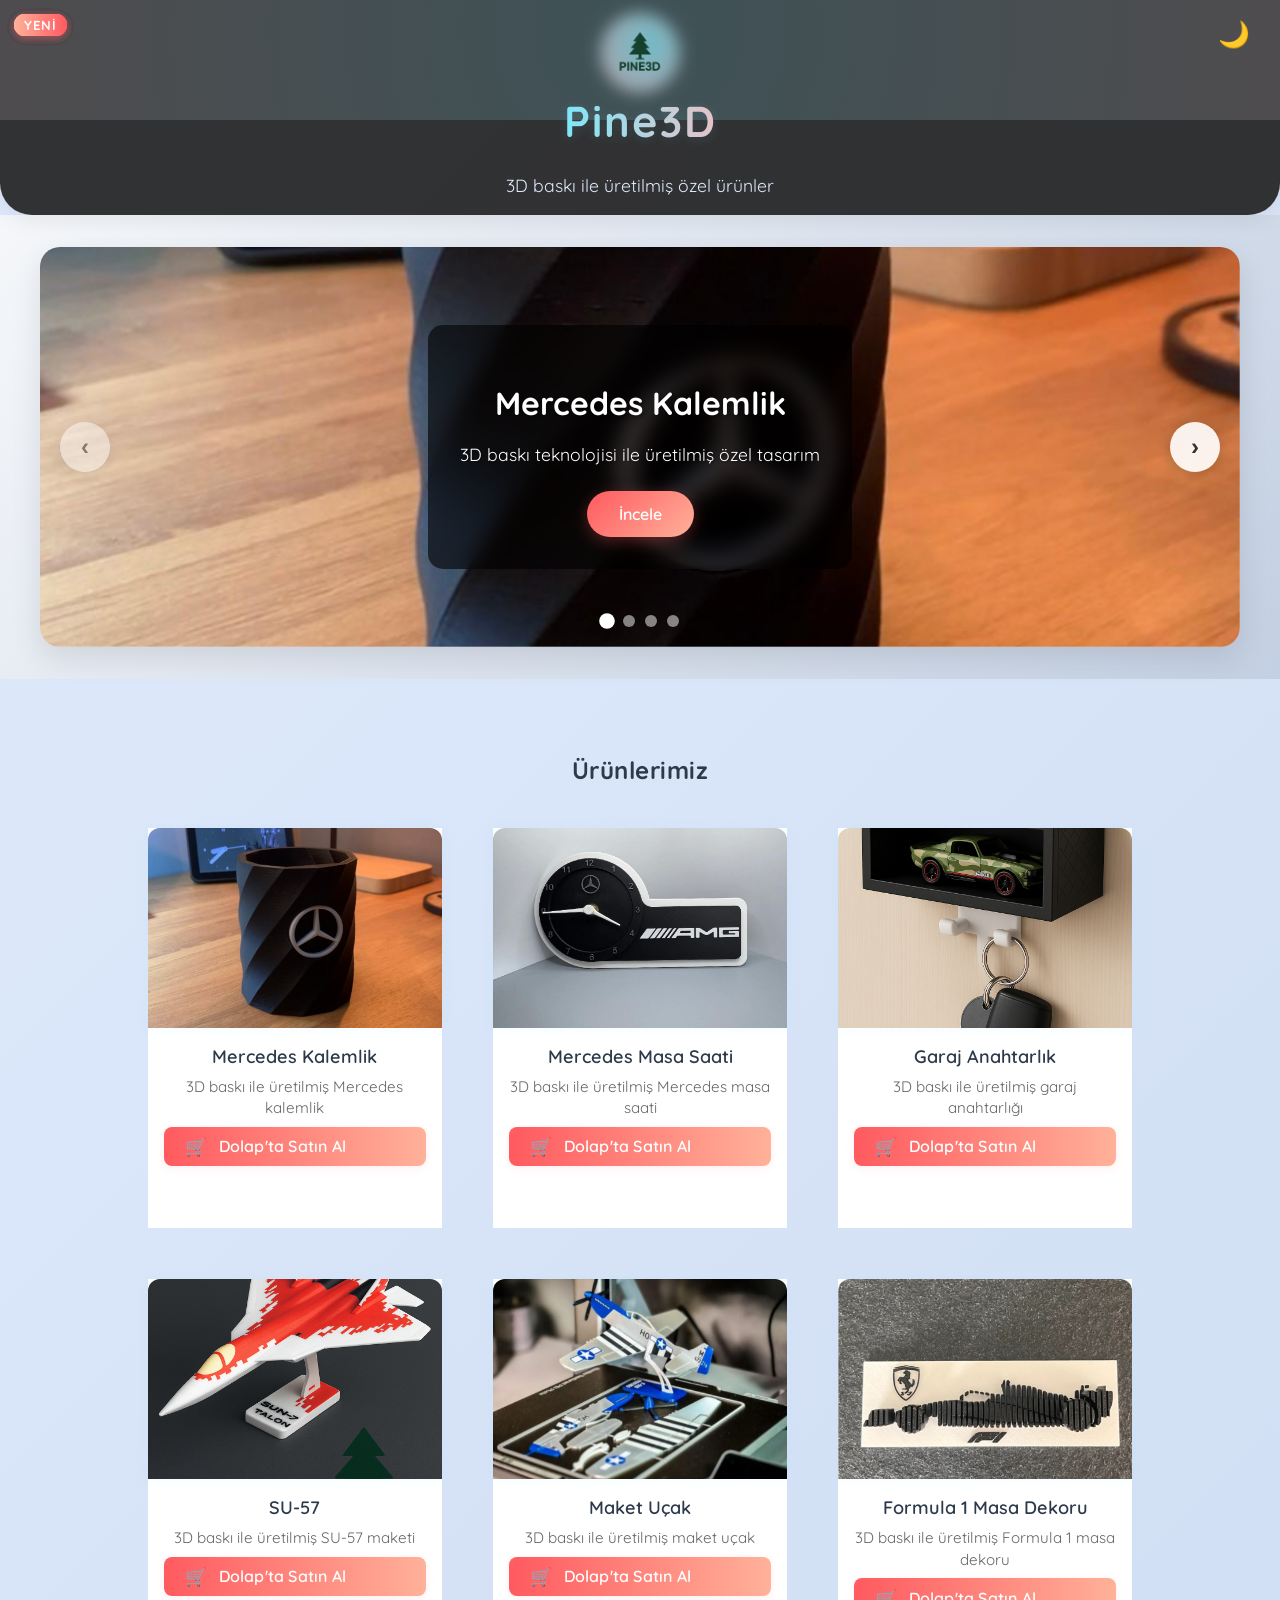
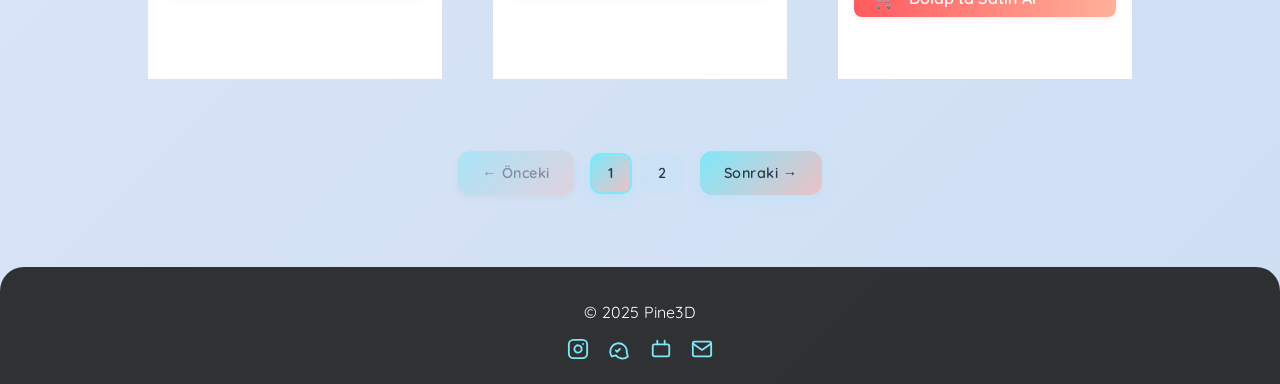
<file: index.html>
<!DOCTYPE html>
<html lang="tr">
<head>
    <meta charset="UTF-8">
    <meta name="viewport" content="width=device-width, initial-scale=1.0">
    <title>Pine3D - 3D Baskı Ürünler</title>
    <link rel="icon" type="image/png" href="img/logo.png">
    <link rel="stylesheet" href="style.css">
</head>
<body>
    <header>
        <div class="logo-container">
            <div class="logo-bg"></div>
            <img src="img/logo.png" alt="Pine3D Logo" class="logo">
        </div>
        <h1>Pine3D</h1>
        <p>3D baskı ile üretilmiş özel ürünler</p>
        <button id="theme-toggle" aria-label="Tema Değiştir">🌙</button>
    </header>
    
    <!-- Slider Bölümü -->
    <section class="slider-section">
        <div class="slider-container">
            <div class="slider" id="slider">
                <div class="slide active">
                    <img src="img/urun1.jpg" alt="Pine3D Öne Çıkan Ürün 1">
                    <div class="slide-content">
                        <h2>Mercedes Kalemlik</h2>
                        <p>3D baskı teknolojisi ile üretilmiş özel tasarım</p>
                        <a href="https://link.dolap.com/s0nlyr" class="slide-btn" target="_blank">İncele</a>
                    </div>
                </div>
                <div class="slide">
                    <img src="img/urun2.jpg" alt="Pine3D Öne Çıkan Ürün 2">
                    <div class="slide-content">
                        <h2>Mercedes Masa Saati</h2>
                        <p>Zarif tasarım ve kaliteli malzeme</p>
                        <a href="https://link.dolap.com/s0nlyr" class="slide-btn" target="_blank">İncele</a>
                    </div>
                </div>
                <div class="slide">
                    <img src="img/urun3ch.png" alt="Pine3D Öne Çıkan Ürün 3">
                    <div class="slide-content">
                        <h2>SU-57 Maketi</h2>
                        <p>Detaylı 3D baskı maket koleksiyonu</p>
                        <a href="https://link.dolap.com/s0nlyr" class="slide-btn" target="_blank">İncele</a>
                    </div>
                </div>
                <div class="slide">
                    <img src="img/urun5.jpg" alt="Pine3D Öne Çıkan Ürün 4">
                    <div class="slide-content">
                        <h2>Maket Uçak</h2>
                        <p>Havacılık tutkunları için özel tasarım</p>
                        <a href="https://link.dolap.com/c8qimn" class="slide-btn" target="_blank">İncele</a>
                    </div>
                </div>
            </div>
            
            <!-- Slider Kontrolleri -->
            <button class="slider-btn prev" id="prev-btn" aria-label="Önceki">‹</button>
            <button class="slider-btn next" id="next-btn" aria-label="Sonraki">›</button>
            
            <!-- Slider Noktaları -->
            <div class="slider-dots" id="slider-dots">
                <span class="dot active" data-slide="0"></span>
                <span class="dot" data-slide="1"></span>
                <span class="dot" data-slide="2"></span>
                <span class="dot" data-slide="3"></span>
            </div>
        </div>
    </section>
    
    <main>
        <section id="urunler">
            <h2>Ürünlerimiz</h2>
            <div class="urunler-listesi" id="urunler-container">
                <!-- Ürün kartları buraya gelecek -->
                <div class="urun-karti" data-page="1">
                    <span class="rozet">YENİ</span>
                    <img src="img/urun1.jpg" alt="Pine3D Ürün 1">
                    <h3>Mercedes Kalemlik</h3>
                    <p>3D baskı ile üretilmiş Mercedes kalemlik</p>
                    <a href="https://link.dolap.com/gqnn4" class="dolap-link" target="_blank">Dolap'ta Satın Al</a>
                </div>
                <!-- Yeni ürün eklemek için yukarıdaki div'i kopyalayıp çoğaltabilirsiniz. -->

                <div class="urun-karti" data-page="1">
                    <span class="rozet">YENİ</span>
                    <img src="img/urun2.jpg" alt="Pine3D Ürün 2">
                    <h3>Mercedes Masa Saati</h3>
                    <p>3D baskı ile üretilmiş Mercedes masa saati</p>
                    <a href="https://link.dolap.com/s0nlyr" class="dolap-link" target="_blank">Dolap'ta Satın Al</a>
                </div>

                <!-- Örnek ürünler - sayfa 1 -->
                <div class="urun-karti" data-page="1">
                    <span class="rozet">YENİ</span>
                    <img src="img/urun4.jpg" alt="Pine3D Ürün 3">
                    <h3>Garaj Anahtarlık</h3>
                    <p>3D baskı ile üretilmiş garaj anahtarlığı</p>
                    <a href="https://link.dolap.com/ud50z" class="dolap-link" target="_blank">Dolap'ta Satın Al</a>
                </div>

                <div class="urun-karti" data-page="1">
                    <span class="rozet">YENİ</span>
                    <img src="img/urun3ch.png" alt="Pine3D Ürün 4">
                    <h3>SU-57</h3>
                    <p>3D baskı ile üretilmiş SU-57 maketi</p>
                    <a href="https://link.dolap.com/zoym1" class="dolap-link" target="_blank">Dolap'ta Satın Al</a>
                </div>

                <div class="urun-karti" data-page="1">
                    <span class="rozet">YENİ</span>
                    <img src="img/urun5.jpg" alt="Pine3D Ürün 5">
                    <h3>Maket Uçak</h3>
                    <p>3D baskı ile üretilmiş maket uçak</p>
                    <a href="https://link.dolap.com/c8qimn" class="dolap-link" target="_blank">Dolap'ta Satın Al</a>
                </div>

                <div class="urun-karti" data-page="1">
                    <span class="rozet">YENİ</span>
                    <img src="img/urun6.jpg" alt="Pine3D Ürün 6">
                    <h3>Formula 1 Masa Dekoru</h3>
                    <p>3D baskı ile üretilmiş Formula 1 masa dekoru</p>
                    <a href="https://link.dolap.com/qbydqo" class="dolap-link" target="_blank">Dolap'ta Satın Al</a>
                </div>

                <!-- Sayfa 2 ürünleri -->
                <div class="urun-karti" data-page="2">
                    <span class="rozet">YENİ</span>
                    <img src="img/urun1.jpg" alt="Pine3D Ürün 7">
                    <h3>Volkswagen Kalemlik</h3>
                    <p>3D baskı ile üretilmiş Volkswagen kalemlik</p>
                    <a href="https://link.dolap.com/s0nlyr" class="dolap-link" target="_blank">Dolap'ta Satın Al</a>
                </div>
            </div>

            <!-- Sayfalama kontrolleri -->
            <div class="sayfalama" id="sayfalama">
                <button class="sayfa-btn" id="onceki-sayfa" disabled>← Önceki</button>
                <div class="sayfa-numaralari" id="sayfa-numaralari">
                    <!-- Sayfa numaraları JavaScript ile oluşturulacak -->
                </div>
                <button class="sayfa-btn" id="sonraki-sayfa">Sonraki →</button>
            </div>
        </section>
    </main>
    <footer>
        <p>&copy; 2025 Pine3D</p>
        <div class="sosyal">
            <a href="https://instagram.com/" target="_blank" aria-label="Instagram"><svg width="22" height="22" viewBox="0 0 24 24" fill="none" stroke="currentColor" stroke-width="2" stroke-linecap="round" stroke-linejoin="round"><rect x="2" y="2" width="20" height="20" rx="5"/><path d="M16 11.37A4 4 0 1 1 12.63 8 4 4 0 0 1 16 11.37z"/><line x1="17.5" y1="6.5" x2="17.5" y2="6.5"/></svg></a>
            <a href="https://wa.me/905555555555" target="_blank" aria-label="WhatsApp"><svg width="22" height="22" viewBox="0 0 24 24" fill="none" stroke="currentColor" stroke-width="2" stroke-linecap="round" stroke-linejoin="round"><path d="M21.67 20.13l-1.2-4.28A9 9 0 1 0 4.28 20.13l4.28-1.2a9 9 0 0 0 13.11 1.2z"/><path d="M8.5 13.5l1.5 1.5 3-3"/></svg></a>
            <a href="https://link.dolap.com/fauyl3" target="_blank" aria-label="Dolap"><svg width="22" height="22" viewBox="0 0 24 24" fill="none" stroke="currentColor" stroke-width="2" stroke-linecap="round" stroke-linejoin="round"><rect x="3" y="7" width="18" height="13" rx="2"/><path d="M16 3v4M8 3v4"/></svg></a>
            <a href="mailto:info@pine3d.com" aria-label="E-posta"><svg width="22" height="22" viewBox="0 0 24 24" fill="none" stroke="currentColor" stroke-width="2" stroke-linecap="round" stroke-linejoin="round"><rect x="2" y="4" width="20" height="16" rx="2"/><polyline points="22,6 12,13 2,6"/></svg></a>
        </div>
    </footer>
    <script>
      const btn = document.getElementById('theme-toggle');
      const prefersDark = window.matchMedia('(prefers-color-scheme: dark)').matches;
      const userTheme = localStorage.getItem('theme');
      if (userTheme === 'dark' || (!userTheme && prefersDark)) {
        document.body.classList.add('dark');
        btn.textContent = '☀️';
      }
      btn.addEventListener('click', () => {
        document.body.classList.toggle('dark');
        if(document.body.classList.contains('dark')) {
          btn.textContent = '☀️';
          localStorage.setItem('theme', 'dark');
        } else {
          btn.textContent = '🌙';
          localStorage.setItem('theme', 'light');
        }
      });

      // Sayfalama sistemi
      class SayfalamaSistemi {
        constructor() {
          this.mevcutSayfa = 1;
          this.sayfaBasinaUrun = 6;
          this.urunler = document.querySelectorAll('.urun-karti');
          this.toplamSayfa = Math.ceil(this.urunler.length / this.sayfaBasinaUrun);
          
          this.oncekiBtn = document.getElementById('onceki-sayfa');
          this.sonrakiBtn = document.getElementById('sonraki-sayfa');
          this.sayfaNumaralariContainer = document.getElementById('sayfa-numaralari');
          
          this.init();
        }
        
        init() {
          this.sayfaNumaralariOlustur();
          this.eventListenerEkle();
          this.sayfaGoster(1);
        }
        
        sayfaNumaralariOlustur() {
          this.sayfaNumaralariContainer.innerHTML = '';
          
          for (let i = 1; i <= this.toplamSayfa; i++) {
            const sayfaBtn = document.createElement('button');
            sayfaBtn.className = 'sayfa-numarasi';
            sayfaBtn.textContent = i;
            sayfaBtn.addEventListener('click', () => this.sayfaGoster(i));
            this.sayfaNumaralariContainer.appendChild(sayfaBtn);
          }
        }
        
        eventListenerEkle() {
          this.oncekiBtn.addEventListener('click', () => {
            if (this.mevcutSayfa > 1) {
              this.sayfaGoster(this.mevcutSayfa - 1);
            }
          });
          
          this.sonrakiBtn.addEventListener('click', () => {
            if (this.mevcutSayfa < this.toplamSayfa) {
              this.sayfaGoster(this.mevcutSayfa + 1);
            }
          });
        }
        
        sayfaGoster(sayfaNo) {
          this.mevcutSayfa = sayfaNo;
          
          // Tüm ürünleri gizle
          this.urunler.forEach(urun => {
            urun.style.display = 'none';
          });
          
          // Sayfa numaralarını güncelle
          const sayfaNumaralari = this.sayfaNumaralariContainer.querySelectorAll('.sayfa-numarasi');
          sayfaNumaralari.forEach((btn, index) => {
            btn.classList.remove('aktif');
            if (index + 1 === sayfaNo) {
              btn.classList.add('aktif');
            }
          });
          
          // Mevcut sayfadaki ürünleri göster
          const baslangicIndex = (sayfaNo - 1) * this.sayfaBasinaUrun;
          const bitisIndex = baslangicIndex + this.sayfaBasinaUrun;
          
          for (let i = baslangicIndex; i < bitisIndex && i < this.urunler.length; i++) {
            this.urunler[i].style.display = 'block';
          }
          
          // Buton durumlarını güncelle
          this.oncekiBtn.disabled = sayfaNo === 1;
          this.sonrakiBtn.disabled = sayfaNo === this.toplamSayfa;
          
          // Sayfa başına kaydır
          document.getElementById('urunler').scrollIntoView({ 
            behavior: 'smooth', 
            block: 'start' 
          });
        }
      }
      
      // Sayfalama sistemini başlat
      document.addEventListener('DOMContentLoaded', () => {
        new SayfalamaSistemi();
      });

      // Slider sistemi - GitHub Pages uyumlu
      class SliderSistemi {
        constructor() {
          this.slider = null;
          this.slides = null;
          this.dots = null;
          this.prevBtn = null;
          this.nextBtn = null;
          
          this.currentSlide = 0;
          this.slideCount = 0;
          this.autoPlayInterval = null;
          this.isInitialized = false;
          
          this.init();
        }
        
        init() {
          // DOM elementlerinin yüklenmesini bekle
          this.waitForElements();
        }
        
        waitForElements() {
          const checkElements = () => {
            this.slider = document.getElementById('slider');
            this.slides = document.querySelectorAll('.slide');
            this.dots = document.querySelectorAll('.dot');
            this.prevBtn = document.getElementById('prev-btn');
            this.nextBtn = document.getElementById('next-btn');
            
            if (this.slider && this.slides.length > 0 && this.dots.length > 0 && this.prevBtn && this.nextBtn) {
              this.slideCount = this.slides.length;
              this.setupSlider();
            } else {
              // Elementler henüz yüklenmemişse tekrar dene
              setTimeout(checkElements, 100);
            }
          };
          
          checkElements();
        }
        
        setupSlider() {
          if (this.isInitialized) return;
          
          this.isInitialized = true;
          this.eventListenerEkle();
          this.slideGoster(0);
          
          // Kısa bir gecikme ile otomatik oynatmayı başlat
          setTimeout(() => {
            this.autoPlayBaslat();
          }, 1000);
        }
        
        eventListenerEkle() {
          if (this.prevBtn) {
            this.prevBtn.addEventListener('click', () => this.oncekiSlide());
          }
          
          if (this.nextBtn) {
            this.nextBtn.addEventListener('click', () => this.sonrakiSlide());
          }
          
          if (this.dots) {
            this.dots.forEach((dot, index) => {
              dot.addEventListener('click', () => this.slideGoster(index));
            });
          }
          
          if (this.slider) {
            // Mouse hover durumunda otomatik oynatmayı durdur
            this.slider.addEventListener('mouseenter', () => this.autoPlayDurdur());
            this.slider.addEventListener('mouseleave', () => this.autoPlayBaslat());
            
            // Touch events için
            let startX = 0;
            let endX = 0;
            
            this.slider.addEventListener('touchstart', (e) => {
              startX = e.touches[0].clientX;
              this.autoPlayDurdur();
            }, { passive: true });
            
            this.slider.addEventListener('touchend', (e) => {
              endX = e.changedTouches[0].clientX;
              this.swipeKontrol(startX, endX);
              this.autoPlayBaslat();
            }, { passive: true });
          }
        }
        
        swipeKontrol(startX, endX) {
          const swipeThreshold = 50;
          const diff = startX - endX;
          
          if (Math.abs(diff) > swipeThreshold) {
            if (diff > 0) {
              this.sonrakiSlide();
            } else {
              this.oncekiSlide();
            }
          }
        }
        
        slideGoster(index) {
          if (!this.slider || !this.slides || !this.dots) return;
          
          this.currentSlide = index;
          
          // Slider pozisyonunu güncelle
          this.slider.style.transform = `translateX(-${index * 100}%)`;
          
          // Aktif slide'ı güncelle
          this.slides.forEach(slide => slide.classList.remove('active'));
          if (this.slides[index]) {
            this.slides[index].classList.add('active');
          }
          
          // Dots'ları güncelle
          this.dots.forEach(dot => dot.classList.remove('active'));
          if (this.dots[index]) {
            this.dots[index].classList.add('active');
          }
          
          // Buton durumlarını güncelle
          if (this.prevBtn) {
            this.prevBtn.style.opacity = index === 0 ? '0.5' : '1';
          }
          if (this.nextBtn) {
            this.nextBtn.style.opacity = index === this.slideCount - 1 ? '0.5' : '1';
          }
        }
        
        oncekiSlide() {
          const newIndex = this.currentSlide === 0 ? this.slideCount - 1 : this.currentSlide - 1;
          this.slideGoster(newIndex);
        }
        
        sonrakiSlide() {
          const newIndex = this.currentSlide === this.slideCount - 1 ? 0 : this.currentSlide + 1;
          this.slideGoster(newIndex);
        }
        
        autoPlayBaslat() {
          this.autoPlayDurdur();
          this.autoPlayInterval = setInterval(() => {
            this.sonrakiSlide();
          }, 5000);
        }
        
        autoPlayDurdur() {
          if (this.autoPlayInterval) {
            clearInterval(this.autoPlayInterval);
            this.autoPlayInterval = null;
          }
        }
      }
      
      // Slider sistemini başlat - window.onload ile
      window.addEventListener('load', () => {
        new SliderSistemi();
      });
      
      // Ek güvenlik için DOMContentLoaded'da da dene
      document.addEventListener('DOMContentLoaded', () => {
        setTimeout(() => {
          if (!window.sliderInstance) {
            window.sliderInstance = new SliderSistemi();
          }
        }, 500);
      });
    </script>
</body>
</html>
</file>
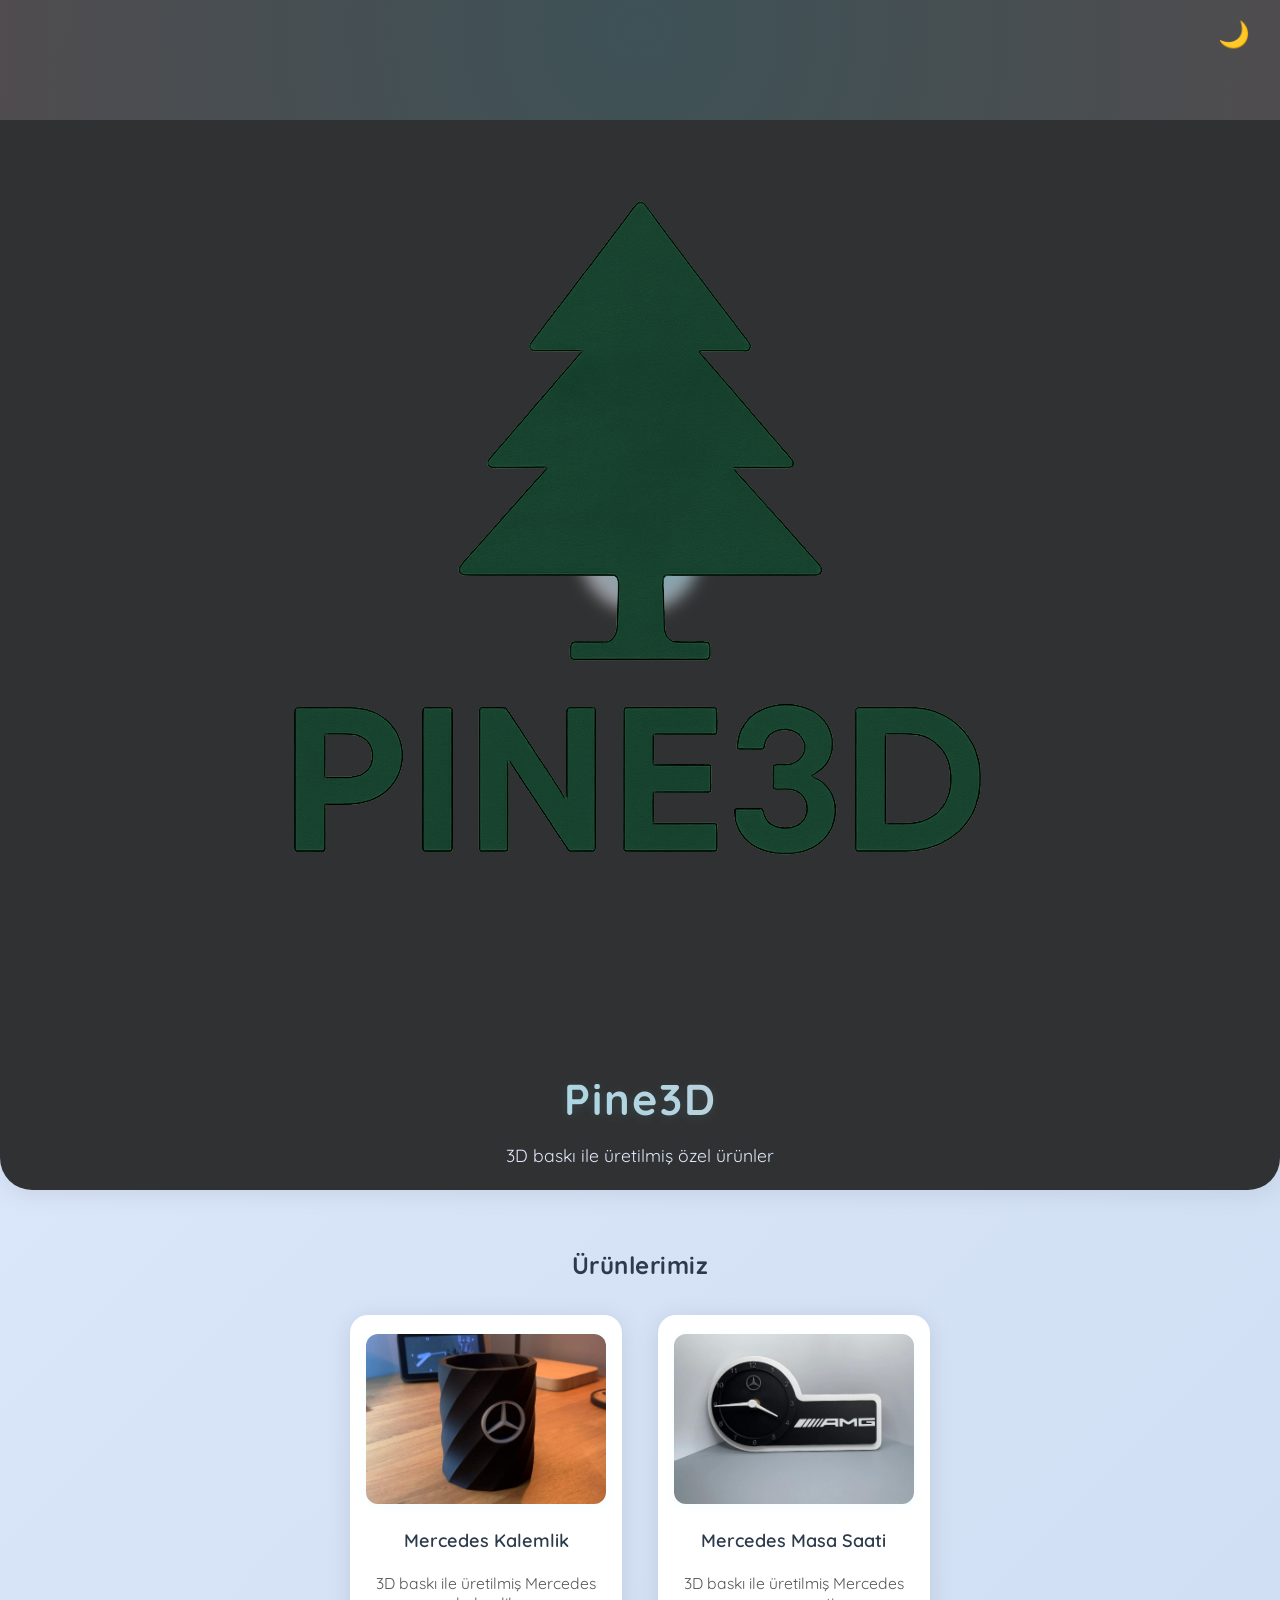
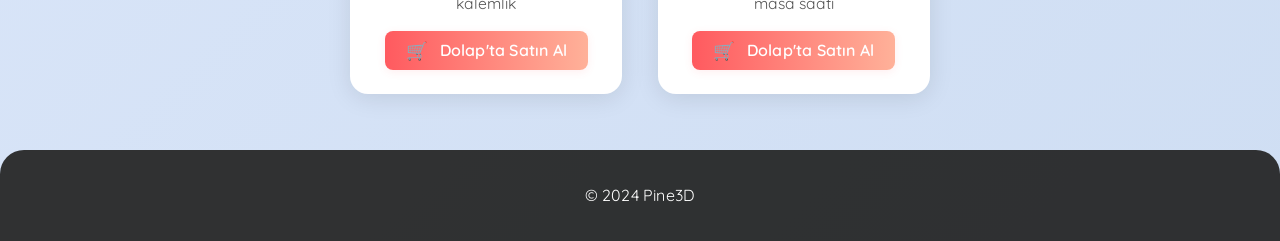
<file: 3durak/index.html>
<!DOCTYPE html>
<html lang="tr">
<head>
    <meta charset="UTF-8">
    <meta name="viewport" content="width=device-width, initial-scale=1.0">
    <title>Pine3D - 3D Baskı Ürünler</title>
    <link rel="stylesheet" href="style.css">
</head>
<body>
    <header>
        <div class="logo-container">
            <div class="logo-bg"></div>
            <img src="img/logo.png" alt="Pine3D Logo" class="logo">
        </div>
        <h1>Pine3D</h1>
        <p>3D baskı ile üretilmiş özel ürünler</p>
        <button id="theme-toggle" aria-label="Tema Değiştir">🌙</button>
    </header>
    <main>
        <section id="urunler">
            <h2>Ürünlerimiz</h2>
            <div class="urunler-listesi">
                <!-- Ürün kartları buraya gelecek -->
                <div class="urun-karti">
                    <img src="img/urun1.jpg" alt="Pine3D Ürün 1">
                    <h3>Mercedes Kalemlik</h3>
                    <p>3D baskı ile üretilmiş Mercedes kalemlik</p>
                    <a href="https://link.dolap.com/s0nlyr" class="dolap-link" target="_blank">Dolap'ta Satın Al</a>
                </div>
                <!-- Yeni ürün eklemek için yukarıdaki div'i kopyalayıp çoğaltabilirsiniz. -->


                <div class="urun-karti">
                    <img src="img/urun2.jpg" alt="Pine3D Ürün 2">
                    <h3>Mercedes Masa Saati</h3>
                    <p>3D baskı ile üretilmiş Mercedes masa saati</p>
                    <a href="https://link.dolap.com/s0nlyr" class="dolap-link" target="_blank">Dolap'ta Satın Al</a>
                </div>
            </div>
        </section>
    </main>
    <footer>
        <p>&copy; 2024 Pine3D</p>
    </footer>
    <script>
      const btn = document.getElementById('theme-toggle');
      const prefersDark = window.matchMedia('(prefers-color-scheme: dark)').matches;
      const userTheme = localStorage.getItem('theme');
      if (userTheme === 'dark' || (!userTheme && prefersDark)) {
        document.body.classList.add('dark');
        btn.textContent = '☀️';
      }
      btn.addEventListener('click', () => {
        document.body.classList.toggle('dark');
        if(document.body.classList.contains('dark')) {
          btn.textContent = '☀️';
          localStorage.setItem('theme', 'dark');
        } else {
          btn.textContent = '🌙';
          localStorage.setItem('theme', 'light');
        }
      });
    </script>
</body>
</html>
</file>
<file: style.css>
@import url('https://fonts.googleapis.com/css2?family=Quicksand:wght@400;600;700&display=swap');
@import url('https://fonts.googleapis.com/css2?family=Poppins:wght@400;600&display=swap');

body {
    font-family: 'Quicksand', 'Poppins', 'Segoe UI', Tahoma, Geneva, Verdana, sans-serif;
    margin: 0;
    padding: 0;
    background: linear-gradient(135deg, #e0eafc 0%, #cfdef3 100%);
    color: #222;
    min-height: 100vh;
}
body.dark {
    background: linear-gradient(135deg, #232526 0%, #414345 100%);
    color: #e0eafc;
}
body::before {
    content: '';
    position: fixed;
    inset: 0;
    z-index: 0;
    pointer-events: none;
    opacity: 0.13;
    background: url('https://www.transparenttextures.com/patterns/noise.png');
}
header {
    background: rgba(34,34,34,0.92);
    color: #fff;
    padding: 1.2rem 1rem 1rem 1rem;
    text-align: center;
    box-shadow: 0 4px 24px rgba(0,0,0,0.08);
    position: relative;
    border-bottom-left-radius: 32px;
    border-bottom-right-radius: 32px;
    overflow: hidden;
    display: flex;
    flex-direction: column;
    align-items: center;
    justify-content: center;
    min-height: 180px;
}
body.dark header {
    background: rgba(20,20,20,0.97);
    color: #fff;
}
header::before {
    content: '';
    position: absolute;
    top: -60px;
    left: 50%;
    transform: translateX(-50%);
    width: 120%;
    height: 180px;
    background: radial-gradient(circle, #7ee8fa 0%, #eec0c6 100%);
    opacity: 0.18;
    z-index: 0;
}
header * { position: relative; z-index: 1; }
.logo-container {
    position: relative;
    display: flex;
    justify-content: center;
    align-items: center;
    margin-bottom: 0.5rem;
}
.logo-bg {
    position: absolute;
    width: 80px;
    height: 80px;
    border-radius: 50%;
    background: radial-gradient(circle at 60% 40%, #7ee8fa 0%, #eec0c6 100%);
    filter: blur(8px) opacity(0.7);
    z-index: 0;
    transition: background 0.4s;
}
body.dark .logo-bg {
    background: radial-gradient(circle at 60% 40%, #ffe066 0%, #7ee8fa 100%);
}
.logo {
    width: 60px;
    height: auto;
    position: relative;
    z-index: 1;
}
h1 {
    font-family: 'Quicksand', 'Poppins', 'Segoe UI', Tahoma, Geneva, Verdana, sans-serif;
    font-size: 2.7rem;
    font-weight: 700;
    letter-spacing: 2px;
    margin: 0.2rem 0 0.5rem 0;
    background: linear-gradient(90deg, #7ee8fa 0%, #eec0c6 100%);
    -webkit-background-clip: text;
    -webkit-text-fill-color: transparent;
    background-clip: text;
    text-fill-color: transparent;
    text-shadow: 0 2px 12px rgba(126,232,250,0.13);
    transition: background 0.4s;
}
body.dark h1 {
    background: linear-gradient(90deg, #ffe066 0%, #7ee8fa 100%);
    -webkit-background-clip: text;
    -webkit-text-fill-color: transparent;
    background-clip: text;
    text-fill-color: transparent;
    text-shadow: 0 2px 16px rgba(255,224,102,0.10);
}
header p {
    font-size: 1.1rem;
    color: #e0eafc;
    margin-bottom: 0;
}
body.dark header p {
    color: #b2becd;
}
main {
    padding: 2.5rem 1rem 1rem 1rem;
    max-width: 1000px;
    margin: auto;
}
#urunler h2 {
    text-align: center;
    margin-bottom: 2.2rem;
    font-size: 1.5rem;
    color: #2d3a4b;
    letter-spacing: 0.5px;
}
body.dark #urunler h2,
body.dark .urun-karti h3 {
    color: #e0eafc;
}
.urunler-listesi {
    display: flex;
    flex-wrap: wrap;
    gap: 2.2rem;
    justify-content: center;
    max-width: 1200px;
    margin: 0 auto;
}

.urun-karti {
    flex: 1 1 280px;
    max-width: 320px;
    min-width: 260px;
    margin: 0.5rem;
    display: flex;
    flex-direction: column;
    height: 400px;
    background: #fff;
    padding-bottom: 0;
}
body.dark .urun-karti {
    background: #232526;
    box-shadow: 0 4px 24px rgba(0,0,0,0.25);
}
.urun-karti:hover {
    transform: translateY(-12px) scale(1.05) rotate(-1deg);
    box-shadow: 0 12px 36px rgba(0,0,0,0.16);
    border: 2px solid #7ee8fa;
}
.urun-karti .rozet {
    position: absolute;
    top: 14px;
    left: 14px;
    background: linear-gradient(90deg, #ffb199 0%, #ff5a5f 100%);
    color: #fff;
    font-size: 0.82rem;
    font-weight: 700;
    padding: 0.22em 0.8em;
    border-radius: 12px;
    box-shadow: 0 2px 8px rgba(255,90,95,0.10);
    letter-spacing: 0.5px;
    z-index: 2;
    animation: rozetIn 0.7s cubic-bezier(.4,2,.6,1);
}
@keyframes rozetIn {
    0% { transform: scale(0.7) translateY(-20px); opacity: 0; }
    100% { transform: scale(1) translateY(0); opacity: 1; }
}
.urun-karti img {
    width: 100%;
    height: 200px;
    object-fit: cover;
    border-radius: 12px 12px 0 0;
    margin-bottom: 0;
    box-shadow: 0 2px 12px rgba(126,232,250,0.08);
    background: #e0eafc;
    transition: transform 0.25s cubic-bezier(.4,2,.6,1);
    flex-shrink: 0;
}
body.dark .urun-karti img {
    background: #232526;
}
.urun-karti:hover img {
    transform: scale(1.07) rotate(-1deg);
}
.urun-karti h3 {
    margin: 0.8rem 1rem 0.5rem 1rem;
    font-size: 1.13rem;
    font-weight: 600;
    color: #2d3a4b;
    text-align: center;
    flex-shrink: 0;
}
body.dark .urun-karti h3 {
    color: #e0eafc;
    text-align: center;
}
.urun-karti p {
    margin: 0 1rem 0.5rem 1rem;
    font-size: 0.95rem;
    color: #666;
    text-align: center;
    line-height: 1.4;
    flex-grow: 1;
    display: flex;
    align-items: center;
    justify-content: center;
    margin-bottom: 0.5rem;
}
body.dark .urun-karti p {
    color: #b2becd;
}
.dolap-link {
    background: linear-gradient(90deg, #ff5a5f 0%, #ffb199 100%);
    color: #fff;
    text-decoration: none;
    padding: 0.55rem 1.3rem;
    border-radius: 8px;
    font-weight: 600;
    font-size: 1rem;
    letter-spacing: 0.2px;
    box-shadow: 0 2px 8px rgba(255,90,95,0.10), 0 0 0 0 #fff;
    position: relative;
    overflow: hidden;
    transition: background 0.18s, box-shadow 0.18s, transform 0.18s;
    display: flex;
    align-items: center;
    gap: 0.5rem;
    margin: 0 1rem 1rem 1rem;
    flex-shrink: 0;
    margin-bottom: 0;
    margin-top: auto;
}
body.dark .dolap-link {
    background: linear-gradient(90deg, #7ee8fa 0%, #232526 100%);
    color: #232526;
    box-shadow: 0 2px 8px rgba(126,232,250,0.10);
}
.dolap-link::before {
    content: '\1F6D2'; /* alışveriş arabası ikonu */
    font-size: 1.1em;
    margin-right: 0.2em;
}
.dolap-link::after {
    content: '';
    position: absolute;
    left: -60%;
    top: 0;
    width: 60%;
    height: 100%;
    background: linear-gradient(90deg,rgba(255,255,255,0.18) 0%,rgba(255,255,255,0.01) 100%);
    transform: skewX(-20deg);
    transition: left 0.4s cubic-bezier(.4,2,.6,1);
    z-index: 1;
}
.dolap-link:hover {
    background: linear-gradient(90deg, #e0484d 0%, #ffb199 100%);
    box-shadow: 0 4px 16px rgba(255,90,95,0.18);
    transform: scale(1.05);
}
body.dark .dolap-link:hover {
    background: linear-gradient(90deg, #eec0c6 0%, #232526 100%);
    color: #232526;
}
footer {
    text-align: center;
    padding: 1.2rem;
    background: rgba(34,34,34,0.92);
    color: #fff;
    margin-top: 2.5rem;
    border-top-left-radius: 24px;
    border-top-right-radius: 24px;
    font-size: 1rem;
    letter-spacing: 0.2px;
}
body.dark footer {
    background: rgba(20,20,20,0.97);
    color: #e0eafc;
}
footer .sosyal {
    margin-top: 0.7rem;
    display: flex;
    justify-content: center;
    gap: 1.2rem;
}
footer .sosyal a {
    color: #7ee8fa;
    font-size: 1.3rem;
    transition: color 0.2s;
}
footer .sosyal a:hover {
    color: #ff5a5f;
}
@media (max-width: 700px) {
    .urunler-listesi {
        grid-template-columns: 1fr;
        gap: 1.3rem;
        max-width: 400px;
    }
    .urun-karti {
        height: 380px;
    }
    main {
        padding: 1.2rem 0.3rem;
    }
    .logo-bg {
        width: 56px;
        height: 56px;
    }
    .logo {
        width: 40px;
    }
    header {
        min-height: 120px;
        padding: 0.7rem 0.2rem 0.7rem 0.2rem;
        border-bottom-left-radius: 18px;
        border-bottom-right-radius: 18px;
    }
    h1 {
        font-size: 1.5rem;
        letter-spacing: 1px;
    }
    #theme-toggle {
        top: 10px;
        right: 10px;
        font-size: 1.2rem;
    }
    .dolap-link {
        font-size: 0.95rem;
        padding: 0.45rem 1rem;
    }
}
@media (max-width: 400px) {
    h1 {
        font-size: 1.1rem;
    }
    .logo-bg {
        width: 38px;
        height: 38px;
    }
    .logo {
        width: 28px;
    }
}
#theme-toggle {
    position: absolute;
    top: 18px;
    right: 24px;
    background: none;
    border: none;
    font-size: 1.6rem;
    cursor: pointer;
    color: #fff;
    transition: color 0.2s;
    z-index: 2;
}
body.dark #theme-toggle {
    color: #ffe066;
} 

/* Sayfalama Stilleri */
.sayfalama {
    display: flex;
    justify-content: center;
    align-items: center;
    gap: 1rem;
    margin-top: 3rem;
    padding: 1rem;
}

.sayfa-btn {
    background: linear-gradient(135deg, #7ee8fa 0%, #eec0c6 100%);
    border: none;
    padding: 0.8rem 1.5rem;
    border-radius: 12px;
    font-family: 'Quicksand', sans-serif;
    font-weight: 600;
    font-size: 0.9rem;
    color: #2d3a4b;
    cursor: pointer;
    transition: all 0.3s cubic-bezier(.4,2,.6,1);
    box-shadow: 0 4px 16px rgba(126,232,250,0.2);
    letter-spacing: 0.5px;
}

body.dark .sayfa-btn {
    background: linear-gradient(135deg, #ffe066 0%, #7ee8fa 100%);
    color: #232526;
    box-shadow: 0 4px 16px rgba(255,224,102,0.2);
}

.sayfa-btn:hover:not(:disabled) {
    transform: translateY(-2px);
    box-shadow: 0 8px 24px rgba(126,232,250,0.3);
}

body.dark .sayfa-btn:hover:not(:disabled) {
    box-shadow: 0 8px 24px rgba(255,224,102,0.3);
}

.sayfa-btn:disabled {
    opacity: 0.5;
    cursor: not-allowed;
    transform: none;
    box-shadow: 0 2px 8px rgba(0,0,0,0.1);
}

.sayfa-numaralari {
    display: flex;
    gap: 0.5rem;
    align-items: center;
}

.sayfa-numarasi {
    background: rgba(126,232,250,0.1);
    border: 2px solid transparent;
    padding: 0.6rem 1rem;
    border-radius: 10px;
    font-family: 'Quicksand', sans-serif;
    font-weight: 600;
    font-size: 0.9rem;
    color: #2d3a4b;
    cursor: pointer;
    transition: all 0.3s cubic-bezier(.4,2,.6,1);
    min-width: 40px;
    text-align: center;
}

body.dark .sayfa-numarasi {
    background: rgba(255,224,102,0.1);
    color: #e0eafc;
}

.sayfa-numarasi:hover {
    background: rgba(126,232,250,0.2);
    transform: translateY(-1px);
}

body.dark .sayfa-numarasi:hover {
    background: rgba(255,224,102,0.2);
}

.sayfa-numarasi.aktif {
    background: linear-gradient(135deg, #7ee8fa 0%, #eec0c6 100%);
    color: #2d3a4b;
    box-shadow: 0 4px 16px rgba(126,232,250,0.3);
    border: 2px solid #7ee8fa;
}

body.dark .sayfa-numarasi.aktif {
    background: linear-gradient(135deg, #ffe066 0%, #7ee8fa 100%);
    color: #232526;
    box-shadow: 0 4px 16px rgba(255,224,102,0.3);
    border: 2px solid #ffe066;
}

/* Ürün kartları için sayfa görünürlük kontrolü */
.urun-karti {
    display: none;
}

.urun-karti[data-page="1"] {
    display: block;
}

/* Mobil uyumluluk için sayfalama */
@media (max-width: 700px) {
    .sayfalama {
        flex-direction: column;
        gap: 1rem;
        margin-top: 2rem;
    }
    
    .sayfa-numaralari {
        order: -1;
    }
    
    .sayfa-btn {
        padding: 0.7rem 1.2rem;
        font-size: 0.85rem;
    }
    
    .sayfa-numarasi {
        padding: 0.5rem 0.8rem;
        font-size: 0.85rem;
        min-width: 35px;
    }
}

@media (max-width: 400px) {
    .sayfa-numaralari {
        gap: 0.3rem;
    }
    
    .sayfa-numarasi {
        padding: 0.4rem 0.6rem;
        font-size: 0.8rem;
        min-width: 30px;
    }
    
    .sayfa-btn {
        padding: 0.6rem 1rem;
        font-size: 0.8rem;
    }
} 

/* Slider Stilleri */
.slider-section {
    background: linear-gradient(135deg, #f5f7fa 0%, #c3cfe2 100%);
    padding: 2rem 0;
    margin-bottom: 1rem;
}

body.dark .slider-section {
    background: linear-gradient(135deg, #2c3e50 0%, #34495e 100%);
}

.slider-container {
    max-width: 1200px;
    margin: 0 auto;
    position: relative;
    overflow: hidden;
    border-radius: 20px;
    box-shadow: 0 10px 30px rgba(0,0,0,0.1);
}

body.dark .slider-container {
    box-shadow: 0 10px 30px rgba(0,0,0,0.3);
}

.slider {
    display: flex;
    transition: transform 0.5s cubic-bezier(0.4, 0, 0.2, 1);
    height: 400px;
    transform: translateX(0);
    will-change: transform;
}

.slide {
    min-width: 100%;
    position: relative;
    display: flex;
    align-items: center;
    justify-content: center;
    opacity: 0;
    transition: opacity 0.3s ease;
}

.slide.active {
    opacity: 1;
}

.slide img {
    width: 100%;
    height: 100%;
    object-fit: cover;
    position: absolute;
    top: 0;
    left: 0;
    z-index: 1;
}

.slide-content {
    position: relative;
    z-index: 2;
    text-align: center;
    color: #fff;
    background: rgba(0,0,0,0.6);
    padding: 2rem;
    border-radius: 15px;
    backdrop-filter: blur(10px);
    max-width: 500px;
    margin: 0 2rem;
}

body.dark .slide-content {
    background: rgba(0,0,0,0.7);
}

.slide-content h2 {
    font-size: 2rem;
    font-weight: 700;
    margin-bottom: 1rem;
    text-shadow: 2px 2px 4px rgba(0,0,0,0.5);
}

.slide-content p {
    font-size: 1.1rem;
    margin-bottom: 1.5rem;
    line-height: 1.5;
    text-shadow: 1px 1px 2px rgba(0,0,0,0.5);
}

.slide-btn {
    background: linear-gradient(135deg, #ff5a5f 0%, #ffb199 100%);
    color: #fff;
    text-decoration: none;
    padding: 0.8rem 2rem;
    border-radius: 25px;
    font-weight: 600;
    font-size: 1rem;
    transition: all 0.3s cubic-bezier(0.4, 0, 0.2, 1);
    display: inline-block;
    box-shadow: 0 4px 15px rgba(255,90,95,0.3);
}

.slide-btn:hover {
    transform: translateY(-2px);
    box-shadow: 0 6px 20px rgba(255,90,95,0.4);
    background: linear-gradient(135deg, #e0484d 0%, #ffb199 100%);
}

/* Slider Butonları */
.slider-btn {
    position: absolute;
    top: 50%;
    transform: translateY(-50%);
    background: rgba(255,255,255,0.9);
    border: none;
    width: 50px;
    height: 50px;
    border-radius: 50%;
    font-size: 1.5rem;
    font-weight: bold;
    color: #333;
    cursor: pointer;
    transition: all 0.3s cubic-bezier(0.4, 0, 0.2, 1);
    z-index: 3;
    box-shadow: 0 4px 15px rgba(0,0,0,0.2);
}

body.dark .slider-btn {
    background: rgba(255,255,255,0.1);
    color: #fff;
    backdrop-filter: blur(10px);
}

.slider-btn:hover {
    background: rgba(255,255,255,1);
    transform: translateY(-50%) scale(1.1);
    box-shadow: 0 6px 20px rgba(0,0,0,0.3);
}

body.dark .slider-btn:hover {
    background: rgba(255,255,255,0.2);
}

.slider-btn.prev {
    left: 20px;
}

.slider-btn.next {
    right: 20px;
}

/* Slider Noktaları */
.slider-dots {
    position: absolute;
    bottom: 20px;
    left: 50%;
    transform: translateX(-50%);
    display: flex;
    gap: 10px;
    z-index: 3;
}

.dot {
    width: 12px;
    height: 12px;
    border-radius: 50%;
    background: rgba(255,255,255,0.5);
    cursor: pointer;
    transition: all 0.3s cubic-bezier(0.4, 0, 0.2, 1);
}

.dot:hover {
    background: rgba(255,255,255,0.8);
    transform: scale(1.2);
}

.dot.active {
    background: #fff;
    transform: scale(1.3);
    box-shadow: 0 2px 8px rgba(0,0,0,0.3);
}

/* Mobil Uyumluluk */
@media (max-width: 700px) {
    .slider {
        height: 300px;
    }
    
    .slide-content {
        padding: 1.5rem;
        margin: 0 1rem;
    }
    
    .slide-content h2 {
        font-size: 1.5rem;
    }
    
    .slide-content p {
        font-size: 1rem;
    }
    
    .slider-btn {
        width: 40px;
        height: 40px;
        font-size: 1.2rem;
    }
    
    .slider-btn.prev {
        left: 10px;
    }
    
    .slider-btn.next {
        right: 10px;
    }
    
    .slider-dots {
        bottom: 15px;
    }
    
    .dot {
        width: 10px;
        height: 10px;
    }
}

@media (max-width: 400px) {
    .slider {
        height: 250px;
    }
    
    .slide-content {
        padding: 1rem;
        margin: 0 0.5rem;
    }
    
    .slide-content h2 {
        font-size: 1.3rem;
    }
    
    .slide-content p {
        font-size: 0.9rem;
    }
    
    .slide-btn {
        padding: 0.6rem 1.5rem;
        font-size: 0.9rem;
    }
}
</file>
<file: 3durak/style.css>
@import url('https://fonts.googleapis.com/css2?family=Quicksand:wght@400;600;700&display=swap');
@import url('https://fonts.googleapis.com/css2?family=Poppins:wght@400;600&display=swap');

body {
    font-family: 'Quicksand', 'Poppins', 'Segoe UI', Tahoma, Geneva, Verdana, sans-serif;
    margin: 0;
    padding: 0;
    background: linear-gradient(135deg, #e0eafc 0%, #cfdef3 100%);
    color: #222;
    min-height: 100vh;
}
body.dark {
    background: linear-gradient(135deg, #232526 0%, #414345 100%);
    color: #e0eafc;
}
header {
    background: rgba(34,34,34,0.92);
    color: #fff;
    padding: 2.5rem 1rem 1.5rem 1rem;
    text-align: center;
    box-shadow: 0 4px 24px rgba(0,0,0,0.08);
    position: relative;
    border-bottom-left-radius: 32px;
    border-bottom-right-radius: 32px;
    overflow: hidden;
}
body.dark header {
    background: rgba(20,20,20,0.97);
    color: #fff;
}
header::before {
    content: '';
    position: absolute;
    top: -60px;
    left: 50%;
    transform: translateX(-50%);
    width: 120%;
    height: 180px;
    background: radial-gradient(circle, #7ee8fa 0%, #eec0c6 100%);
    opacity: 0.18;
    z-index: 0;
}
header * { position: relative; z-index: 1; }
.logo-container {
    position: relative;
    display: flex;
    justify-content: center;
    align-items: center;
    margin-bottom: 0.5rem;
}
.logo-bg {
    position: absolute;
    width: 120px;
    height: 120px;
    border-radius: 50%;
    background: radial-gradient(circle at 60% 40%, #7ee8fa 0%, #eec0c6 100%);
    filter: blur(8px) opacity(0.7);
    z-index: 0;
    transition: background 0.4s;
}
body.dark .logo-bg {
    background: radial-gradient(circle at 60% 40%, #ffe066 0%, #7ee8fa 100%);
}
.logo {
    position: relative;
    z-index: 1;
}
h1 {
    font-family: 'Quicksand', 'Poppins', 'Segoe UI', Tahoma, Geneva, Verdana, sans-serif;
    font-size: 2.7rem;
    font-weight: 700;
    letter-spacing: 2px;
    margin: 0.2rem 0 0.5rem 0;
    background: linear-gradient(90deg, #7ee8fa 0%, #eec0c6 100%);
    -webkit-background-clip: text;
    -webkit-text-fill-color: transparent;
    background-clip: text;
    text-fill-color: transparent;
    text-shadow: 0 2px 12px rgba(126,232,250,0.13);
    transition: background 0.4s;
}
body.dark h1 {
    background: linear-gradient(90deg, #ffe066 0%, #7ee8fa 100%);
    -webkit-background-clip: text;
    -webkit-text-fill-color: transparent;
    background-clip: text;
    text-fill-color: transparent;
    text-shadow: 0 2px 16px rgba(255,224,102,0.10);
}
header p {
    font-size: 1.1rem;
    color: #e0eafc;
    margin-bottom: 0;
}
body.dark header p {
    color: #b2becd;
}
main {
    padding: 2.5rem 1rem 1rem 1rem;
    max-width: 1000px;
    margin: auto;
}
#urunler h2 {
    text-align: center;
    margin-bottom: 2.2rem;
    font-size: 1.5rem;
    color: #2d3a4b;
    letter-spacing: 0.5px;
}
body.dark #urunler h2,
body.dark .urun-karti h3 {
    color: #e0eafc;
}
.urunler-listesi {
    display: flex;
    flex-wrap: wrap;
    gap: 2.2rem;
    justify-content: center;
}
.urun-karti {
    background: #fff;
    border-radius: 18px;
    box-shadow: 0 4px 24px rgba(0,0,0,0.10);
    padding: 1.2rem 1rem 1.5rem 1rem;
    width: 240px;
    display: flex;
    flex-direction: column;
    align-items: center;
    transition: transform 0.22s cubic-bezier(.4,2,.6,1), box-shadow 0.22s;
    position: relative;
    overflow: hidden;
}
body.dark .urun-karti {
    background: #232526;
    box-shadow: 0 4px 24px rgba(0,0,0,0.25);
}
.urun-karti:hover {
    transform: translateY(-8px) scale(1.04) rotate(-1deg);
    box-shadow: 0 8px 32px rgba(0,0,0,0.13);
}
.urun-karti img {
    width: 100%;
    height: 170px;
    object-fit: cover;
    border-radius: 12px;
    margin-bottom: 1.1rem;
    box-shadow: 0 2px 12px rgba(126,232,250,0.08);
    background: #e0eafc;
}
body.dark .urun-karti img {
    background: #232526;
}
.urun-karti h3 {
    margin: 0.5rem 0 0.3rem 0;
    font-size: 1.13rem;
    font-weight: 600;
    color: #2d3a4b;
}
.urun-karti p {
    font-size: 0.98rem;
    color: #555;
    margin-bottom: 1.1rem;
    text-align: center;
}
body.dark .urun-karti p {
    color: #b2becd;
}
.dolap-link {
    background: linear-gradient(90deg, #ff5a5f 0%, #ffb199 100%);
    color: #fff;
    text-decoration: none;
    padding: 0.55rem 1.3rem;
    border-radius: 8px;
    font-weight: 600;
    font-size: 1rem;
    letter-spacing: 0.2px;
    box-shadow: 0 2px 8px rgba(255,90,95,0.10);
    transition: background 0.18s, box-shadow 0.18s, transform 0.18s;
    display: flex;
    align-items: center;
    gap: 0.5rem;
}
body.dark .dolap-link {
    background: linear-gradient(90deg, #7ee8fa 0%, #232526 100%);
    color: #232526;
    box-shadow: 0 2px 8px rgba(126,232,250,0.10);
}
.dolap-link::before {
    content: '\1F6D2'; /* alışveriş arabası ikonu */
    font-size: 1.1em;
    margin-right: 0.2em;
}
.dolap-link:hover {
    background: linear-gradient(90deg, #e0484d 0%, #ffb199 100%);
    box-shadow: 0 4px 16px rgba(255,90,95,0.18);
    transform: scale(1.05);
}
body.dark .dolap-link:hover {
    background: linear-gradient(90deg, #eec0c6 0%, #232526 100%);
    color: #232526;
}
footer {
    text-align: center;
    padding: 1.2rem;
    background: rgba(34,34,34,0.92);
    color: #fff;
    margin-top: 2.5rem;
    border-top-left-radius: 24px;
    border-top-right-radius: 24px;
    font-size: 1rem;
    letter-spacing: 0.2px;
}
body.dark footer {
    background: rgba(20,20,20,0.97);
    color: #e0eafc;
}
@media (max-width: 700px) {
    .urunler-listesi {
        flex-direction: column;
        gap: 1.3rem;
    }
    .urun-karti {
        width: 100%;
    }
    main {
        padding: 1.2rem 0.3rem;
    }
}
#theme-toggle {
    position: absolute;
    top: 18px;
    right: 24px;
    background: none;
    border: none;
    font-size: 1.6rem;
    cursor: pointer;
    color: #fff;
    transition: color 0.2s;
    z-index: 2;
}
body.dark #theme-toggle {
    color: #ffe066;
}
</file>
